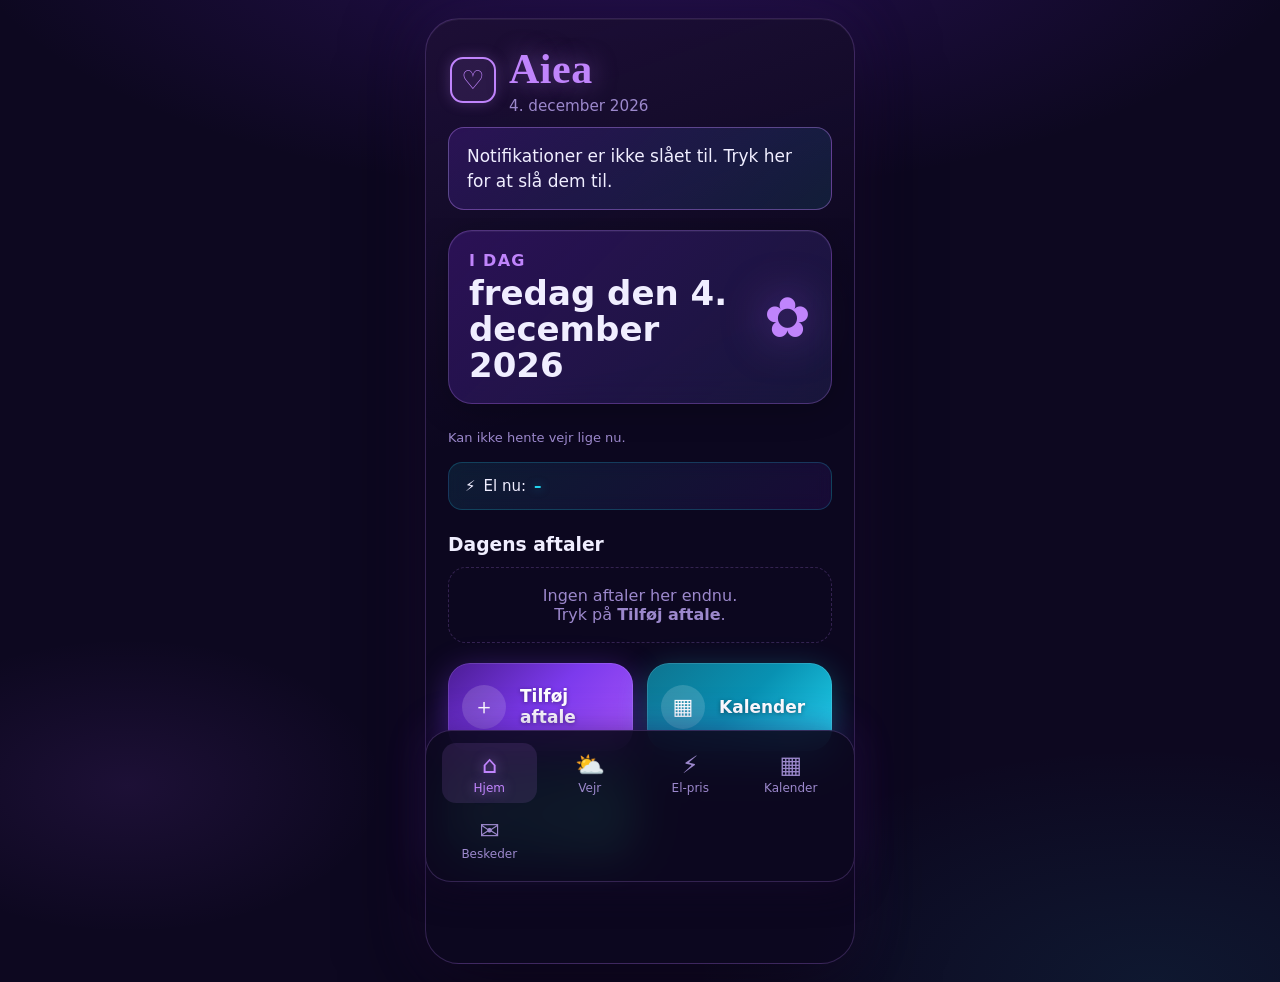
<file: index.html>
<!doctype html>
<html lang="da">
<head>
  <meta charset="utf-8" />
  <meta name="viewport" content="width=device-width, initial-scale=1, viewport-fit=cover" />
  <meta name="theme-color" content="#0a0a0f" />
  <meta name="description" content="Aiea – Alt i en App. Kalender, vejr, el-pris og beskeder." />
  <title>Aiea – Alt i en App</title>
  <link rel="manifest" href="manifest.webmanifest" />
  <link rel="icon" href="icons/icon-192.png" type="image/png" />
  <link rel="apple-touch-icon" href="icons/icon-192.png" />
  <link rel="stylesheet" href="style.css" />
</head>
<body>
  <div class="phone-shell">
    <header class="topbar">
      <div class="brand">
        <div class="brand-icon" aria-hidden="true">♡</div>
        <div>
          <h1 id="brandTitle">Aiea</h1>
          <p id="todayLine">Din dag i dag</p>
        </div>
      </div>
    </header>

    <button type="button" id="notificationBanner" class="notification-banner" hidden
      aria-label="Slå notifikationer til">
      Notifikationer er ikke slået til. Tryk her for at slå dem til.
    </button>

    <main id="app" class="app" aria-live="polite"></main>

    <nav class="bottom-nav" aria-label="Navigation">
      <button type="button" data-route="home" class="nav-btn active">⌂<span>Hjem</span></button>
      <button type="button" data-route="vejr" class="nav-btn">⛅<span>Vejr</span></button>
      <button type="button" data-route="el" class="nav-btn">⚡<span>El-pris</span></button>
      <button type="button" data-route="calendar" class="nav-btn">▦<span>Kalender</span></button>
      <button type="button" data-route="besked" class="nav-btn" id="navBesked">✉<span>Beskeder</span></button>
    </nav>
  </div>

  <template id="home-template">
    <section class="hero-card">
      <div>
        <p class="eyebrow">I dag</p>
        <h2 id="homeDate">Torsdag</h2>
      </div>
      <div class="flower" aria-hidden="true">✿</div>
    </section>

    <div id="homeWeatherMini" class="vejr-mini" role="region" aria-label="Vejr nu">
      <div class="vejr-mini-loading muted small">Henter vejr...</div>
    </div>

    <div id="homeElBadge" class="home-el-badge" hidden aria-label="El-pris nu">
      <span aria-hidden="true">⚡</span>
      <span>El nu:</span>
      <span id="homeElPrice" class="home-el-price">–</span>
      <span id="homeElRating" class="home-el-rating--normal"></span>
    </div>

    <section class="section-title-row">
      <h3>Dagens aftaler</h3>
    </section>
    <div id="todayAppointments" class="list"></div>

    <section class="quick-grid quick-grid-2col" aria-label="Hovedknapper">
      <button type="button" class="quick-card pink" data-route="add">
        <span class="quick-icon" aria-hidden="true">＋</span>
        <strong>Tilføj aftale</strong>
      </button>
      <button type="button" class="quick-card teal" data-route="calendar">
        <span class="quick-icon" aria-hidden="true">▦</span>
        <strong>Kalender</strong>
      </button>
<button type="button" class="quick-card green" data-route="vejr">
        <span class="quick-icon" aria-hidden="true">⛅</span>
        <strong>Vejr & El</strong>
      </button>
    </section>
  </template>

  <template id="add-template">
    <section class="page-header">
      <button type="button" class="back-button" data-route="home">← Tilbage</button>
      <h2>Tilføj aftale</h2>
      <p>Udfyld felterne og tryk Gem.</p>
    </section>

    <form id="appointmentForm" class="form-card" novalidate>
      <label>
        <span>Hvad skal jeg minde dig om?</span>
        <input id="titleInput" name="title" placeholder="Skriv her, hvad jeg skal minde dig om" autocomplete="off" />
      </label>

      <label>
        <span>Dato</span>
        <input id="dateInput" name="date" type="date" />
      </label>

      <label>
        <span>Klokkeslæt</span>
        <input id="timeInput" name="time" type="time" />
      </label>

      <label>
        <span>Sted / note (valgfri)</span>
        <textarea id="noteInput" name="note" placeholder="Fx adresse eller lille note"></textarea>
      </label>

      <button class="primary-button" type="submit">Gem aftale</button>
    </form>
  </template>

  <template id="edit-template">
    <section class="page-header">
      <button type="button" class="back-button" data-route="home">← Tilbage</button>
      <h2>Ret aftale</h2>
      <p>Ændr og gem igen.</p>
    </section>

    <form id="editAppointmentForm" class="form-card" novalidate>
      <label>
        <span>Hvad skal du?</span>
        <input id="editTitleInput" name="title" autocomplete="off" />
      </label>
      <label>
        <span>Dato</span>
        <input id="editDateInput" name="date" type="date" />
      </label>
      <label>
        <span>Tid</span>
        <input id="editTimeInput" name="time" type="time" />
      </label>
      <label>
        <span>Sted / note (valgfri)</span>
        <textarea id="editNoteInput" name="note"></textarea>
      </label>
      <button class="primary-button" type="submit">Gem ændringer</button>
      <button type="button" class="secondary-button" id="editCancelButton">Annuller</button>
    </form>
  </template>

  <template id="detail-template">
    <section class="page-header">
      <button type="button" class="back-button" data-route="home">← Tilbage</button>
      <h2>Aftale</h2>
    </section>

    <section class="detail-card">
      <h3 id="detailTitle" class="detail-title">Titel</h3>
      <div class="detail-row">
        <span class="detail-label">Dato</span>
        <span id="detailDate"></span>
      </div>
      <div class="detail-row">
        <span class="detail-label">Tid</span>
        <span id="detailTime"></span>
      </div>
      <div class="detail-block">
        <span class="detail-label">Sted / note</span>
        <p id="detailNote"></p>
      </div>
      <div class="detail-block">
        <span class="detail-label">Påmindelse</span>
        <p id="detailNotifyReminder"></p>
      </div>
      <div class="detail-block">
        <span class="detail-label">Husketekst</span>
        <p id="detailReminder"></p>
      </div>
      <div class="detail-actions">
        <button type="button" class="primary-button" id="detailEditButton">Ret</button>
        <button type="button" class="danger-button" id="detailDeleteButton">Slet</button>
      </div>
    </section>
  </template>

  <template id="calendar-template">
    <section class="page-header">
      <button type="button" class="back-button" data-route="home">← Tilbage</button>
      <h2>Kalender</h2>
      <p>Tryk på en dato. Prik = der er aftaler.</p>
    </section>

    <section class="calendar-card">
      <div class="calendar-head">
        <button type="button" id="prevMonth" class="icon-button" aria-label="Forrige måned">‹</button>
        <h3 id="monthTitle">Måned</h3>
        <button type="button" id="nextMonth" class="icon-button" aria-label="Næste måned">›</button>
      </div>
      <div class="weekdays" aria-hidden="true">
        <span>Man</span><span>Tir</span><span>Ons</span><span>Tor</span><span>Fre</span><span>Lør</span><span>Søn</span>
      </div>
      <div id="calendarGrid" class="calendar-grid" role="grid" aria-label="Månedskalender"></div>
    </section>

    <section>
      <h3 id="selectedDayTitle">Valgt dag</h3>
      <div id="selectedDayList" class="list"></div>
    </section>
  </template>


  <template id="settings-template">
    <section class="page-header">
      <button type="button" class="back-button" data-route="home">← Tilbage</button>
      <h2>Indstillinger</h2>
      <p>Enkle valg til Mor.</p>
    </section>

    <section class="settings-card">
      <label class="toggle-row">
        <span>Stor tekst</span>
        <input type="checkbox" id="largeTextToggle" />
      </label>

      <label class="select-row">
        <span>Tema</span>
        <select id="themeSelect">
          <option value="dark">Mørkt (standard)</option>
          <option value="light">Lyst</option>
          <option value="contrast">Kontrast</option>
        </select>
      </label>

      <button type="button" id="exportButton" class="secondary-button">Eksportér aftaler (JSON)</button>
      <button type="button" id="importButton" class="secondary-button">Importér aftaler (JSON)</button>
      <input type="file" id="importFileInput" accept="application/json,.json" hidden />

      <button type="button" id="helpLinkButton" class="secondary-button">Sådan bruger du appen</button>
      <button type="button" id="clearButton" class="danger-button">Slet alle aftaler</button>

      <p class="muted small" id="notificationStatusHint"></p>

      <p class="muted small">Data gemmes kun i denne browser på denne enhed.</p>
    </section>
  </template>

  <template id="help-template">
    <section class="page-header">
      <button type="button" class="back-button" data-route="home">← Tilbage</button>
      <h2>Sådan bruger du appen</h2>
    </section>

    <section class="help-card">
      <ol class="help-steps">
        <li><strong>Se dagen</strong> — på Hjem ser du dagens dato og aftaler.</li>
        <li><strong>Tilføj aftale</strong> — tryk Tilføj, skriv hvad, dato og tid, og Gem.</li>
        <li><strong>Kig i kalender</strong> — tryk Kalender, vælg en dag med prik, og se aftaler.</li>
        <li><strong>Påmindelse</strong> — vælg hvornår telefonen skal minde dig (Android-appen).</li>
        <li><strong>Ring til Jari</strong> — tryk Ring og den store grønne/pink knap.</li>
      </ol>
      <p class="muted small">Tryk på en aftale for at se detaljer, rette eller slette.</p>
    </section>
  </template>

  <template id="besked-template">
    <section class="page-header">
      <button type="button" class="back-button" data-route="home">← Tilbage</button>
      <h2>Beskeder fra Jari</h2>
      <p class="muted small" id="beskedStatus">Henter...</p>
    </section>
    <div id="beskedList" class="list"></div>
  </template>

  <template id="jari-send-template">
    <section class="page-header">
      <button type="button" class="back-button" data-route="home">← Tilbage</button>
      <h2>Skriv til mor</h2>
      <p>Besked popper op på mors telefon.</p>
    </section>
    <div class="form-card" id="jariPinSection">
      <label>
        <span>Jaris kode</span>
        <input id="jariPinInput" type="number" placeholder="Skriv din kode" inputmode="numeric" autocomplete="off" />
      </label>
      <button type="button" class="primary-button" id="jariPinBtn">Godkend</button>
    </div>
    <div class="form-card" id="jariSendSection" hidden>
      <label>
        <span>Besked til mor</span>
        <textarea id="jariMsgInput" placeholder="Fx: Hej mor, husk lægen i morgen kl. 10" rows="3"></textarea>
      </label>
      <button type="button" class="primary-button" id="jariSendBtn">Send besked ✉</button>
      <p id="jariSendStatus" class="muted small" style="margin-top:8px"></p>
      <hr style="margin:20px 0;border:none;border-top:1px solid #1a1a2a" />
      <p class="muted small"><strong>Kanal-navn</strong> (del dette med mors telefon én gang):</p>
      <p id="jariTopicDisplay" class="muted small" style="word-break:break-all;font-family:monospace;font-size:13px;padding:6px 0"></p>
      <button type="button" class="secondary-button" id="jariCopyTopicBtn">Kopiér kanal-navn</button>
      <button type="button" class="secondary-button" id="jariNewTopicBtn" style="margin-top:8px">Nyt kanal-navn</button>
    </div>
  </template>

  <template id="vejr-template">
    <section class="page-header">
      <h2>Vejr</h2>
      <p id="vejrUpdated" class="muted small">Henter vejr...</p>
    </section>

    <div id="vejrLocations" class="vejr-locations" aria-live="polite">
      <div class="vejr-loading-msg muted">Henter vejr for begge adresser...</div>
    </div>
  </template>

  <template id="el-template">
    <section class="page-header">
      <h2>⚡ El-priser</h2>
      <p id="elUpdated" class="muted small">Henter priser...</p>
    </section>
    <div id="elPageContent" aria-live="polite">
      <div class="vejr-loading-msg muted">Henter el-priser...</div>
    </div>
  </template>

  <script src="config/config.js?v=3"></script>
  <script src="config/sync-config.js?v=3"></script>
  <script src="js/utils.js?v=3"></script>
  <script src="js/storage.js?v=3"></script>
  <script src="js/sync.js?v=3"></script>
  <script src="js/notifications.js?v=3"></script>
  <script src="js/phone-call.js?v=3"></script>
  <script src="js/weather.js?v=3"></script>
  <script src="js/app.js?v=9"></script>
</body>
</html>
</file>
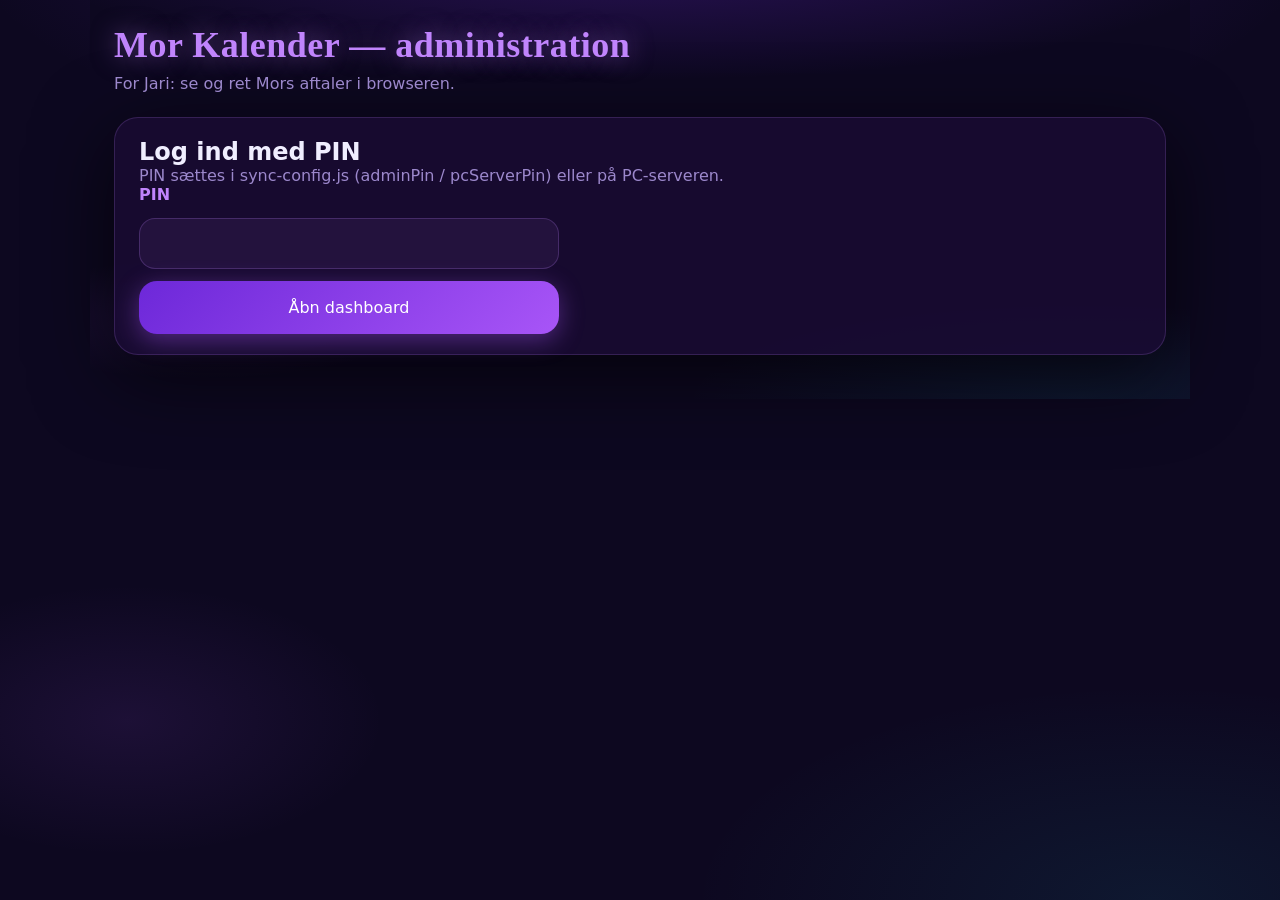
<file: admin.html>
<!doctype html>
<html lang="da">
<head>
  <meta charset="utf-8" />
  <meta name="viewport" content="width=device-width, initial-scale=1" />
  <meta name="robots" content="noindex" />
  <title>Mor Kalender — Jari admin</title>
  <link rel="stylesheet" href="style.css" />
  <link rel="stylesheet" href="admin.css" />
</head>
<body class="admin-body">
  <div class="admin-shell">
    <header class="admin-header">
      <h1>Mor Kalender — administration</h1>
      <p class="admin-sub">For Jari: se og ret Mors aftaler i browseren.</p>
    </header>

    <section id="pinGate" class="admin-card">
      <h2>Log ind med PIN</h2>
      <p class="muted">PIN sættes i sync-config.js (adminPin / pcServerPin) eller på PC-serveren.</p>
      <form id="pinForm" class="admin-pin-form">
        <label>
          <span>PIN</span>
          <input type="password" id="pinInput" inputmode="numeric" autocomplete="off" />
        </label>
        <button type="submit" class="primary-button">Åbn dashboard</button>
      </form>
      <p id="pinError" class="form-error" hidden role="alert"></p>
    </section>

    <div id="adminDashboard" hidden>
      <section class="admin-toolbar admin-card">
        <div class="admin-meta">
          <p><strong>Husstand:</strong> <span id="householdLabel">—</span></p>
          <p><strong>Sidste synk:</strong> <span id="lastSyncLabel">—</span></p>
          <p><strong>Status:</strong> <span id="syncStatusLabel">—</span></p>
        </div>
        <div class="admin-actions">
          <button type="button" id="refreshBtn" class="secondary-button">Opdater fra server</button>
          <button type="button" id="logoutBtn" class="secondary-button">Lås</button>
        </div>
      </section>

      <section class="admin-card">
        <h2>Kalenderoversigt</h2>
        <div class="admin-calendar-head">
          <button type="button" id="adminPrevMonth" class="icon-button" aria-label="Forrige måned">‹</button>
          <h3 id="adminMonthTitle">Måned</h3>
          <button type="button" id="adminNextMonth" class="icon-button" aria-label="Næste måned">›</button>
        </div>
        <div class="weekdays admin-weekdays" aria-hidden="true">
          <span>Man</span><span>Tir</span><span>Ons</span><span>Tor</span><span>Fre</span><span>Lør</span><span>Søn</span>
        </div>
        <div id="adminCalendarGrid" class="calendar-grid admin-calendar-grid" role="grid"></div>
      </section>

      <section class="admin-card">
        <div class="admin-list-head">
          <h2>Alle aftaler</h2>
          <button type="button" id="addAdminBtn" class="primary-button">Ny aftale</button>
        </div>
        <div class="admin-table-wrap">
          <table class="admin-table" id="appointmentsTable">
            <thead>
              <tr>
                <th>Dato</th>
                <th>Tid</th>
                <th>Titel</th>
                <th>Note</th>
                <th>Påmindelse</th>
                <th></th>
              </tr>
            </thead>
            <tbody id="appointmentsBody"></tbody>
          </table>
        </div>
        <p id="emptyAdmin" class="muted" hidden>Ingen aftaler endnu.</p>
      </section>
    </div>

    <dialog id="editDialog" class="admin-dialog">
      <form id="adminEditForm" method="dialog">
        <h3 id="dialogTitle">Aftale</h3>
        <input type="hidden" id="adminEditId" />
        <label>
          <span>Titel</span>
          <input id="adminTitle" required />
        </label>
        <label>
          <span>Dato</span>
          <input id="adminDate" type="date" required />
        </label>
        <label>
          <span>Tid</span>
          <input id="adminTime" type="time" required />
        </label>
        <label>
          <span>Note</span>
          <textarea id="adminNote"></textarea>
        </label>
        <label>
          <span>Påmindelse</span>
          <input id="adminReminder" />
        </label>
        <div class="admin-dialog-actions">
          <button type="submit" class="primary-button">Gem</button>
          <button type="button" id="dialogCancel" class="secondary-button">Annuller</button>
        </div>
      </form>
    </dialog>
  </div>

  <script src="config/config.js"></script>
  <script src="config/sync-config.js"></script>
  <script src="js/utils.js"></script>
  <script src="js/storage.js"></script>
  <script src="js/sync.js"></script>
  <script src="js/admin.js"></script>
</body>
</html>
</file>
<file: style.css>
:root {
  --bg:      #0d0820;
  --panel:   rgba(26, 12, 52, 0.82);
  --glass:   rgba(120, 60, 220, 0.10);
  --text:    #f0eeff;
  --muted:   #9c88cc;
  --pink:    #c084fc;
  --pink2:   #7c3aed;
  --purple:  #6d28d9;
  --blue:    #3b82f6;
  --teal:    #22d3ee;
  --success: #34d399;
  --danger:  #f43f5e;
  --line:    rgba(192, 132, 252, 0.18);
  --glow:    rgba(168, 85, 247, 0.35);
  --shadow:  0 20px 80px rgba(0,0,0,0.65);
  --radius:  24px;
  --font:    system-ui, -apple-system, BlinkMacSystemFont, "Segoe UI", sans-serif;
  --touch-min: 48px;
}

html[data-theme="light"] {
  --bg:    #ede9f8;
  --panel: rgba(255, 255, 255, 0.92);
  --glass: rgba(124, 58, 237, 0.06);
  --text:  #1a0a30;
  --muted: #6b5a8a;
  --pink:  #7c3aed;
  --pink2: #5b21b6;
  --purple:#5b21b6;
  --blue:  #2563eb;
  --teal:  #0891b2;
  --line:  rgba(124, 58, 237, 0.18);
  --shadow:0 12px 40px rgba(80,40,160,0.14);
}

html[data-theme="light"] body {
  background:
    radial-gradient(circle at 20% 0%, rgba(124, 58, 237, 0.12), transparent 30%),
    radial-gradient(circle at 85% 90%, rgba(34, 211, 238, 0.08), transparent 30%),
    var(--bg);
}

html[data-theme="contrast"] {
  --bg:    #000;
  --panel: #100820;
  --text:  #fff;
  --muted: #ddccff;
  --pink:  #d8b4fe;
  --pink2: #7c3aed;
  --teal:  #22d3ee;
  --blue:  #d8b4fe;
  --success:#34d399;
  --line:  #c084fc;
}

* { box-sizing: border-box; }

html, body {
  margin: 0;
  min-height: 100%;
  background:
    radial-gradient(ellipse 90% 50% at 50% -10%, rgba(109, 40, 217, 0.28), transparent 60%),
    radial-gradient(ellipse 60% 40% at 90% 100%, rgba(34, 211, 238, 0.08), transparent 60%),
    radial-gradient(ellipse 40% 30% at 10% 80%, rgba(168, 85, 247, 0.10), transparent 50%),
    var(--bg);
  color: var(--text);
  font-family: var(--font);
}

body {
  display: grid;
  place-items: center;
  padding: 18px;
}

html.large-text { font-size: 18px; }
html.large-text h1 { font-size: clamp(34px, 9vw, 48px); }
html.large-text .hero-card h2,
html.large-text .page-header h2 { font-size: 40px; }
html.large-text .appointment-title { font-size: 24px; }
html.large-text .quick-card strong { font-size: 28px; }
html.large-text .nav-btn { font-size: 28px; min-height: var(--touch-min); }

button, input, textarea, a, select { font: inherit; }
button { cursor: pointer; min-height: var(--touch-min); }

.phone-shell {
  width: min(430px, 100%);
  min-height: min(880px, calc(100vh - 36px));
  border: 1px solid rgba(192, 132, 252, 0.22);
  border-radius: 34px;
  overflow: hidden;
  background:
    linear-gradient(160deg, rgba(168, 85, 247, 0.10) 0%, transparent 40%),
    rgba(13, 8, 32, 0.95);
  box-shadow:
    var(--shadow),
    0 0 60px rgba(109, 40, 217, 0.20),
    inset 0 1px 0 rgba(255,255,255,0.06);
  display: flex;
  flex-direction: column;
}

html[data-theme="light"] .phone-shell {
  background: #faf8ff;
  border-color: rgba(124,58,237,0.15);
}

.topbar {
  padding: 26px 24px 12px;
  display: flex;
  align-items: center;
  justify-content: space-between;
}

.brand { display: flex; gap: 13px; align-items: center; min-width: 0; }
.brand > div:last-child { min-width: 0; }

.brand-icon {
  width: 46px;
  height: 46px;
  border: 2px solid var(--pink);
  border-radius: 13px;
  color: var(--pink);
  display: grid;
  place-items: center;
  font-size: 26px;
  flex-shrink: 0;
  background: rgba(192, 132, 252, 0.10);
  box-shadow: 0 0 14px rgba(192, 132, 252, 0.25);
}

h1, h2, h3, p { margin: 0; }

h1 {
  font-size: clamp(30px, 8vw, 42px);
  letter-spacing: .5px;
  color: var(--pink);
  font-family: Georgia, "Times New Roman", serif;
  overflow-wrap: anywhere;
  text-shadow: 0 0 24px rgba(192, 132, 252, 0.5);
}

#todayLine { color: var(--muted); margin-top: 4px; font-size: 0.95em; }

.icon-button {
  background: rgba(192, 132, 252, 0.10);
  color: var(--pink);
  border: 1px solid var(--line);
  border-radius: 50%;
  width: var(--touch-min);
  height: var(--touch-min);
  font-size: 24px;
  flex-shrink: 0;
}

.notification-banner {
  display: block;
  width: calc(100% - 44px);
  margin: 0 22px 8px;
  padding: 16px 18px;
  border: 1px solid rgba(192, 132, 252, 0.4);
  border-radius: 16px;
  background: linear-gradient(135deg, rgba(109, 40, 217, 0.22), rgba(34, 211, 238, 0.10));
  color: var(--text);
  font-size: 17px;
  line-height: 1.45;
  text-align: left;
  cursor: pointer;
  min-height: var(--touch-min);
}

.notification-banner:focus-visible { outline: 3px solid var(--pink); outline-offset: 2px; }
.notification-banner[hidden] { display: none; }

.app {
  flex: 1;
  overflow: auto;
  padding: 12px 22px 110px;
  -webkit-overflow-scrolling: touch;
}

.hero-card,
.form-card,
.calendar-card,
.contact-card,
.settings-card,
.detail-card,
.help-card {
  background: var(--panel);
  border: 1px solid var(--line);
  border-radius: var(--radius);
  padding: 20px;
  backdrop-filter: blur(16px);
  box-shadow: 0 4px 32px rgba(0,0,0,0.25), inset 0 1px 0 rgba(255,255,255,0.05);
}

.hero-card {
  display: flex;
  justify-content: space-between;
  align-items: center;
  background:
    linear-gradient(135deg, rgba(109, 40, 217, 0.22), rgba(34, 211, 238, 0.06)),
    var(--panel);
  border-color: rgba(192, 132, 252, 0.28);
}

.eyebrow {
  color: var(--pink);
  font-weight: 800;
  letter-spacing: .08em;
  text-transform: uppercase;
  margin-bottom: 6px;
}

.hero-card h2,
.page-header h2 {
  font-size: 34px;
  line-height: 1.05;
  overflow-wrap: anywhere;
}

.flower {
  color: var(--pink);
  font-size: 56px;
  filter: drop-shadow(0 0 22px rgba(168, 85, 247, 0.55));
  flex-shrink: 0;
}

.muted { color: var(--muted); }
.small { font-size: 13px; line-height: 1.5; overflow-wrap: anywhere; }

.section-title-row {
  margin: 24px 0 12px;
  display: flex;
  justify-content: space-between;
  gap: 12px;
  align-items: center;
}

.text-button,
.back-button {
  color: var(--pink);
  background: transparent;
  border: 0;
  padding: 12px 0;
  min-height: var(--touch-min);
}

.list { display: grid; gap: 12px; }

.appointment-card {
  display: grid;
  grid-template-columns: 62px 1fr auto;
  gap: 14px;
  align-items: center;
  border-radius: 18px;
  padding: 14px;
  background: linear-gradient(135deg, rgba(109, 40, 217, 0.20), rgba(192, 132, 252, 0.07));
  border: 1px solid rgba(192, 132, 252, 0.22);
  backdrop-filter: blur(10px);
}

.appointment-card.clickable {
  grid-template-columns: 62px 1fr;
  cursor: pointer;
}

.appointment-card.clickable:focus-visible { outline: 3px solid var(--pink); outline-offset: 2px; }

.appointment-card.blue {
  background: linear-gradient(135deg, rgba(59, 130, 246, 0.18), rgba(13, 8, 32, 0.88));
  border-color: rgba(59, 130, 246, 0.28);
}

.appointment-card.teal {
  background: linear-gradient(135deg, rgba(34, 211, 238, 0.14), rgba(13, 8, 32, 0.88));
  border-color: rgba(34, 211, 238, 0.25);
}

.time-badge {
  width: 56px;
  height: 56px;
  border-radius: 50%;
  background: rgba(192, 132, 252, 0.15);
  border: 1px solid rgba(192, 132, 252, 0.25);
  display: grid;
  place-items: center;
  color: var(--pink);
  font-weight: 800;
  font-size: 13px;
}

.appointment-title { font-size: 20px; font-weight: 800; overflow-wrap: anywhere; }
.appointment-note { color: var(--muted); margin-top: 4px; font-size: 14px; overflow-wrap: anywhere; }

.delete-mini {
  color: #fca5a5;
  background: rgba(244, 63, 94, 0.10);
  border: 1px solid rgba(244, 63, 94, 0.30);
  width: var(--touch-min);
  height: var(--touch-min);
  border-radius: 14px;
}

.empty {
  color: var(--muted);
  border: 1px dashed rgba(192, 132, 252, 0.22);
  padding: 18px;
  border-radius: 18px;
  text-align: center;
}

.quick-grid { margin-top: 20px; display: grid; gap: 14px; }

.quick-card {
  color: white;
  border: 0;
  border-radius: 22px;
  min-height: 104px;
  display: grid;
  grid-template-columns: 70px 1fr;
  gap: 12px;
  align-items: center;
  padding: 20px;
  text-align: left;
  position: relative;
  overflow: hidden;
}

.quick-card::after {
  content: "";
  position: absolute;
  inset: 0;
  border-radius: 22px;
  border: 1px solid rgba(255,255,255,0.12);
  pointer-events: none;
}

.quick-card strong { font-size: 24px; text-shadow: 0 1px 4px rgba(0,0,0,0.4); }

.quick-icon {
  width: 58px;
  height: 58px;
  border-radius: 50%;
  background: rgba(255,255,255,.15);
  display: grid;
  place-items: center;
  font-size: 34px;
}

.pink   { background: linear-gradient(135deg, #4c1d95, #7c3aed, #a855f7); box-shadow: 0 8px 32px rgba(124,58,237,0.45); }
.teal   { background: linear-gradient(135deg, #0e7490, #0891b2, #22d3ee); box-shadow: 0 8px 32px rgba(34,211,238,0.30); }
.blue   { background: linear-gradient(135deg, #1e3a8a, #2563eb, #60a5fa); box-shadow: 0 8px 32px rgba(59,130,246,0.35); }
.green  { background: linear-gradient(135deg, #065f46, #059669, #34d399); box-shadow: 0 8px 32px rgba(52,211,153,0.30); }

.page-header { margin-bottom: 18px; }
.page-header h2 { margin-top: 10px; }
.page-header p { margin-top: 6px; color: var(--muted); }

.form-card { display: grid; gap: 14px; }

.form-error {
  color: #fca5a5;
  background: rgba(244, 63, 94, 0.15);
  border: 1px solid rgba(244, 63, 94, 0.40);
  border-radius: 14px;
  padding: 12px 14px;
  font-weight: 700;
  margin: 0;
}

.form-error[hidden] { display: none; }

label span {
  display: block;
  color: var(--pink);
  font-weight: 700;
  margin-bottom: 8px;
}

input,
textarea,
select {
  width: 100%;
  background: rgba(192, 132, 252, 0.07);
  border: 1px solid rgba(192, 132, 252, 0.22);
  border-radius: 16px;
  color: var(--text);
  padding: 15px;
  outline: none;
  min-height: var(--touch-min);
  transition: border-color 0.2s, box-shadow 0.2s;
}

input:focus, textarea:focus, select:focus {
  border-color: var(--pink);
  box-shadow: 0 0 0 3px rgba(192, 132, 252, 0.15);
}

html[data-theme="light"] input,
html[data-theme="light"] textarea,
html[data-theme="light"] select { background: rgba(0,0,0,.04); }

textarea { min-height: 92px; resize: vertical; }

.primary-button,
.secondary-button,
.danger-button,
.call-button {
  width: 100%;
  border: 0;
  border-radius: 18px;
  padding: 17px;
  color: white;
  font-weight: 800;
  text-align: center;
  text-decoration: none;
  display: block;
}

.primary-button,
.call-button {
  background: linear-gradient(135deg, #6d28d9, #a855f7);
  box-shadow: 0 6px 24px rgba(168, 85, 247, 0.40);
  cursor: pointer;
  font: inherit;
  transition: box-shadow 0.2s, transform 0.1s;
}

.primary-button:active, .call-button:active {
  transform: scale(0.98);
  box-shadow: 0 2px 12px rgba(168, 85, 247, 0.30);
}

.call-button.disabled, .call-button:disabled { opacity: 0.75; cursor: not-allowed; }

.secondary-button {
  background: linear-gradient(135deg, #1e3a5f, #0891b2);
  box-shadow: 0 4px 16px rgba(8, 145, 178, 0.25);
  margin-bottom: 12px;
}

.danger-button {
  background: transparent;
  border: 1px solid rgba(244, 63, 94, 0.40);
  color: #fca5a5;
}

.toggle-row,
.select-row {
  display: flex;
  justify-content: space-between;
  align-items: center;
  gap: 16px;
  padding: 8px 0;
}

.toggle-row input { width: auto; min-height: auto; transform: scale(1.3); }
.select-row select { max-width: 58%; }

.detail-card { display: grid; gap: 16px; }
.detail-title { font-size: 28px; color: var(--pink); overflow-wrap: anywhere; }
.detail-row, .detail-block { display: grid; gap: 6px; }

.detail-label {
  color: var(--pink);
  font-weight: 800;
  font-size: 13px;
  text-transform: uppercase;
  letter-spacing: .06em;
}

.detail-actions { display: grid; gap: 12px; margin-top: 8px; }

.help-steps {
  margin: 0;
  padding-left: 1.25rem;
  display: grid;
  gap: 16px;
  line-height: 1.5;
}

.help-steps li { padding-left: 4px; }

.calendar-head {
  display: flex;
  align-items: center;
  justify-content: space-between;
}

.weekdays,
.calendar-grid {
  display: grid;
  grid-template-columns: repeat(7, 1fr);
}

.weekdays {
  color: var(--pink);
  margin: 18px 0 6px;
  text-align: center;
  font-weight: 800;
  font-size: 13px;
}

.day-cell {
  min-height: 52px;
  border: 1px solid rgba(192, 132, 252, 0.10);
  background: rgba(192, 132, 252, 0.04);
  color: var(--text);
  border-radius: 12px;
  margin: 2px;
  position: relative;
  font-weight: 700;
}

.day-cell.dim { opacity: .28; }

.day-cell.today {
  outline: 2px solid var(--pink);
  box-shadow: 0 0 10px rgba(192, 132, 252, 0.25);
}

.day-cell.selected {
  background: linear-gradient(135deg, #6d28d9, #a855f7);
  box-shadow: 0 0 0 2px var(--pink), 0 4px 16px rgba(168, 85, 247, 0.40);
  font-weight: 900;
}

.day-cell.has-appointment .dot {
  width: 8px;
  height: 8px;
  background: var(--success);
  border-radius: 999px;
  position: absolute;
  bottom: 6px;
  left: calc(50% - 4px);
  box-shadow: 0 0 6px rgba(52, 211, 153, 0.7);
}

#selectedDayTitle { margin: 20px 0 12px; }

.contact-card { text-align: center; display: grid; gap: 14px; }

.avatar {
  margin: 0 auto;
  width: 116px;
  height: 116px;
  border-radius: 50%;
  background: linear-gradient(135deg, rgba(109, 40, 217, 0.35), rgba(34, 211, 238, 0.18));
  border: 2px solid rgba(192, 132, 252, 0.35);
  display: grid;
  place-items: center;
  font-size: 64px;
  color: var(--pink);
  box-shadow: 0 0 28px rgba(168, 85, 247, 0.30);
}

.settings-card { display: grid; gap: 12px; }

.bottom-nav {
  position: fixed;
  left: 50%;
  transform: translateX(-50%);
  bottom: 18px;
  width: min(430px, calc(100% - 36px));
  padding: 12px 16px;
  background: rgba(13, 8, 32, 0.90);
  border: 1px solid rgba(192, 132, 252, 0.22);
  border-radius: 26px;
  display: grid;
  grid-template-columns: repeat(4, 1fr);
  gap: 6px;
  backdrop-filter: blur(20px);
  box-shadow: 0 -4px 40px rgba(109, 40, 217, 0.20), 0 8px 32px rgba(0,0,0,0.50);
  z-index: 10;
}

html[data-theme="light"] .bottom-nav {
  background: rgba(255,255,255,.92);
  border-color: rgba(124,58,237,0.15);
}

.nav-btn {
  background: transparent;
  color: var(--muted);
  border: 0;
  display: grid;
  gap: 2px;
  place-items: center;
  font-size: 24px;
  padding: 8px 4px;
  border-radius: 14px;
  transition: color 0.2s, background 0.2s;
}

.nav-btn span { font-size: 12px; }

.nav-btn.active {
  color: var(--pink);
  background: rgba(192, 132, 252, 0.12);
  text-shadow: 0 0 12px rgba(192, 132, 252, 0.60);
}

.nav-add { color: #fff; }

/* ============================================================
   VEJR & EL-PRIS
   ============================================================ */

.quick-grid-2col { grid-template-columns: 1fr 1fr; }
.quick-grid-2col .quick-card { min-height: 88px; grid-template-columns: 50px 1fr; padding: 14px; gap: 8px; }
.quick-grid-2col .quick-icon { width: 44px; height: 44px; font-size: 22px; }
.quick-grid-2col .quick-card strong { font-size: 17px; line-height: 1.2; }

.vejr-mini {
  display: grid;
  grid-template-columns: 1fr 1fr;
  gap: 10px;
  margin: 14px 0 4px;
}

.vejr-mini-card {
  background: var(--panel);
  border: 1px solid var(--line);
  border-radius: 18px;
  padding: 14px;
  display: flex;
  align-items: center;
  gap: 10px;
  cursor: pointer;
  min-height: var(--touch-min);
  backdrop-filter: blur(12px);
}

.vejr-mini-card:focus-visible { outline: 3px solid var(--pink); outline-offset: 2px; }

.vejr-mini-icon { font-size: 28px; flex-shrink: 0; }
.vejr-mini-temp { font-size: 22px; font-weight: 800; line-height: 1; }
.vejr-mini-name { font-size: 12px; color: var(--pink); font-weight: 700; margin-top: 2px; overflow: hidden; white-space: nowrap; text-overflow: ellipsis; }
.vejr-mini-desc { font-size: 11px; color: var(--muted); overflow: hidden; white-space: nowrap; text-overflow: ellipsis; }
.vejr-mini-loading, .vejr-mini-error { grid-column: 1 / -1; padding: 10px 0; font-size: 13px; color: var(--muted); }

.home-el-badge {
  display: flex;
  align-items: center;
  gap: 8px;
  background: linear-gradient(135deg, rgba(34, 211, 238, 0.10), rgba(109, 40, 217, 0.12));
  border: 1px solid rgba(34, 211, 238, 0.22);
  border-radius: 14px;
  padding: 11px 16px;
  font-size: 15px;
  cursor: pointer;
  min-height: var(--touch-min);
  margin-bottom: 6px;
  flex-wrap: wrap;
  backdrop-filter: blur(8px);
}

.home-el-badge:focus-visible { outline: 3px solid var(--pink); outline-offset: 2px; }
.home-el-price { font-weight: 800; color: var(--teal); text-shadow: 0 0 10px rgba(34,211,238,0.50); }
.home-el-rating--billig { color: var(--success); font-weight: 700; }
.home-el-rating--normal { color: var(--muted); }
.home-el-rating--dyr    { color: var(--danger); font-weight: 700; }

.vejr-locations { display: grid; gap: 14px; margin-bottom: 20px; }

.vejr-location-card {
  background: var(--panel);
  border: 1px solid var(--line);
  border-radius: var(--radius);
  padding: 20px;
  display: grid;
  gap: 10px;
  backdrop-filter: blur(14px);
  box-shadow: 0 4px 24px rgba(0,0,0,0.20), inset 0 1px 0 rgba(255,255,255,0.04);
}

.vejr-card-header { display: flex; align-items: center; gap: 14px; }
.vejr-big-icon { font-size: 48px; line-height: 1; flex-shrink: 0; filter: drop-shadow(0 0 12px rgba(255,220,100,0.40)); }
.vejr-card-header-text { min-width: 0; }
.vejr-location-name { font-size: 20px; font-weight: 800; color: var(--pink); overflow-wrap: anywhere; }
.vejr-location-addr { font-size: 12px; color: var(--muted); overflow-wrap: anywhere; }
.vejr-temp-row { display: flex; align-items: baseline; gap: 12px; }
.vejr-big-temp { font-size: 42px; font-weight: 800; line-height: 1; }
.vejr-feels { align-self: flex-end; }
.vejr-desc { font-size: 18px; font-weight: 700; }

.vejr-day-row {
  display: flex;
  gap: 10px;
  font-size: 14px;
  line-height: 1.5;
  border-top: 1px solid var(--line);
  padding-top: 8px;
}

.vejr-day-label { color: var(--pink); font-weight: 700; flex-shrink: 0; min-width: 68px; }
.vejr-loading-msg { text-align: center; padding: 20px 0; font-size: 15px; }

.vejr-error {
  background: rgba(244, 63, 94, 0.10);
  border: 1px solid rgba(244, 63, 94, 0.30);
  border-radius: 16px;
  padding: 16px;
  color: #fca5a5;
  font-size: 15px;
  line-height: 1.5;
}

.vejr-el-section { margin-bottom: 20px; }
.vejr-el-content { display: grid; gap: 0; }

.vejr-el-card {
  background: linear-gradient(135deg, rgba(34, 211, 238, 0.08), rgba(109, 40, 217, 0.14));
  border: 1px solid rgba(34, 211, 238, 0.20);
  border-radius: var(--radius);
  padding: 20px;
  display: grid;
  gap: 12px;
  backdrop-filter: blur(14px);
}

.vejr-el-price-row { display: flex; align-items: baseline; gap: 8px; }

.vejr-el-price {
  font-size: 48px;
  font-weight: 800;
  color: var(--teal);
  line-height: 1;
  text-shadow: 0 0 20px rgba(34, 211, 238, 0.55);
}

.vejr-el-unit { font-size: 16px; color: var(--muted); }

.vejr-el-badge {
  display: inline-block;
  padding: 6px 16px;
  border-radius: 20px;
  font-weight: 700;
  font-size: 15px;
  align-self: start;
}

.vejr-el-badge--billig { background: rgba(52, 211, 153, 0.14); color: var(--success); border: 1px solid rgba(52, 211, 153, 0.30); }
.vejr-el-badge--normal { background: rgba(34, 211, 238, 0.10); color: var(--teal);    border: 1px solid rgba(34, 211, 238, 0.25); }
.vejr-el-badge--dyr    { background: rgba(244, 63, 94, 0.12);  color: var(--danger);  border: 1px solid rgba(244, 63, 94, 0.30);  }

.vejr-el-stats { display: grid; gap: 4px; font-size: 13px; color: var(--muted); line-height: 1.6; }
.vejr-el-chart-label { font-size: 12px; color: var(--muted); }

.el-bar-chart {
  display: flex;
  align-items: flex-end;
  height: 56px;
  gap: 2px;
  border-bottom: 1px solid var(--line);
  padding-bottom: 4px;
}

.el-bar {
  flex: 1;
  background: rgba(34, 211, 238, 0.20);
  border-radius: 2px 2px 0 0;
  min-height: 4px;
  transition: background 0.2s;
}

.el-bar.current   { background: var(--pink); box-shadow: 0 0 8px rgba(192, 132, 252, 0.60); }
.el-bar.cheap     { background: rgba(52, 211, 153, 0.55); }
.el-bar.expensive { background: rgba(244, 63, 94, 0.55); }

/* ============================================================
   EL-PRIS FULL PAGE
   ============================================================ */

.el-hero-card {
  background: linear-gradient(135deg, rgba(34,211,238,0.10), rgba(109,40,217,0.18));
  border: 1px solid rgba(34,211,238,0.28);
  border-radius: var(--radius);
  padding: 22px;
  display: grid;
  gap: 14px;
  backdrop-filter: blur(14px);
  box-shadow: 0 4px 32px rgba(34,211,238,0.08), inset 0 1px 0 rgba(255,255,255,0.05);
}

.el-hero-price-row {
  display: flex;
  align-items: center;
  gap: 14px;
}

.el-hero-icon {
  font-size: 44px;
  filter: drop-shadow(0 0 16px rgba(34,211,238,0.75));
  flex-shrink: 0;
}

.el-hero-price {
  font-size: 68px;
  font-weight: 900;
  color: var(--teal);
  line-height: 1;
  text-shadow: 0 0 28px rgba(34,211,238,0.65);
}

.el-hero-unit {
  display: flex;
  flex-direction: column;
  gap: 2px;
  color: var(--muted);
  font-size: 14px;
  line-height: 1.4;
  align-self: flex-end;
  padding-bottom: 10px;
}

.el-hero-stats {
  display: grid;
  grid-template-columns: repeat(3, 1fr);
  gap: 8px;
}

.el-stat-box {
  background: rgba(255,255,255,0.05);
  border: 1px solid rgba(255,255,255,0.07);
  border-radius: 12px;
  padding: 10px 8px;
  text-align: center;
}

.el-stat-label {
  font-size: 11px;
  color: var(--muted);
  text-transform: uppercase;
  letter-spacing: 0.05em;
  margin-bottom: 4px;
}

.el-stat-value { font-size: 18px; font-weight: 800; }
.el-color-cheap { color: var(--success); }
.el-color-dyr   { color: var(--danger); }

.el-chart-section { margin: 4px 0; }

.el-chart-title {
  font-size: 13px;
  color: var(--muted);
  font-weight: 700;
  text-transform: uppercase;
  letter-spacing: 0.06em;
  margin-bottom: 8px;
}

.el-chart-full-wrap {
  background: var(--panel);
  border: 1px solid var(--line);
  border-radius: 18px;
  padding: 16px 12px 10px;
  backdrop-filter: blur(10px);
}

.el-chart-bars-row {
  display: flex;
  align-items: flex-end;
  height: 88px;
  gap: 2px;
  border-bottom: 1px solid var(--line);
  padding-bottom: 4px;
}

.el-bar-col { flex: 1; display: flex; align-items: flex-end; height: 100%; }

.el-bar-full {
  width: 100%;
  border-radius: 3px 3px 0 0;
  background: rgba(192,132,252,0.28);
  min-height: 5px;
  transition: background 0.2s;
}

.el-bar-full.cheap     { background: rgba(52,211,153,0.65); }
.el-bar-full.expensive { background: rgba(244,63,94,0.65); }
.el-bar-full.current   {
  background: var(--teal);
  box-shadow: 0 0 10px rgba(34,211,238,0.75);
}

.el-chart-labels-row { display: flex; margin-top: 5px; }
.el-chart-hour-lbl { flex: 1; font-size: 10px; color: var(--muted); text-align: center; }

.el-chart-legend {
  display: flex;
  gap: 10px;
  align-items: center;
  margin-top: 10px;
  flex-wrap: wrap;
  font-size: 12px;
  color: var(--muted);
}

.el-legend-dot {
  display: inline-block;
  width: 9px;
  height: 9px;
  border-radius: 50%;
  flex-shrink: 0;
}

.el-legend-dot.cheap     { background: rgba(52,211,153,0.80); }
.el-legend-dot.normal    { background: rgba(192,132,252,0.55); }
.el-legend-dot.expensive { background: rgba(244,63,94,0.75); }
.el-legend-dot.current   { background: var(--teal); box-shadow: 0 0 6px rgba(34,211,238,0.7); }

.el-section { margin: 16px 0 4px; }

.el-windows-list { display: grid; gap: 10px; }

.el-window-card {
  display: flex;
  justify-content: space-between;
  align-items: center;
  background: var(--panel);
  border: 1px solid var(--line);
  border-radius: 16px;
  padding: 14px 16px;
  backdrop-filter: blur(10px);
}

.el-window-card.el-window-now {
  border-color: rgba(52,211,153,0.55);
  background: linear-gradient(135deg, rgba(52,211,153,0.10), var(--panel));
  box-shadow: 0 0 16px rgba(52,211,153,0.12);
}

.el-window-card.el-window-past { opacity: 0.42; }

.el-window-time { font-size: 16px; font-weight: 700; margin-bottom: 3px; }

.el-window-price-big {
  font-size: 22px;
  font-weight: 900;
  color: var(--success);
  white-space: nowrap;
}

.el-next-cheap {
  display: flex;
  align-items: center;
  gap: 14px;
  background: linear-gradient(135deg, rgba(192,132,252,0.08), rgba(109,40,217,0.06));
  border: 1px solid var(--line);
  border-radius: 16px;
  padding: 14px 16px;
  margin: 4px 0 16px;
  backdrop-filter: blur(8px);
}

.el-next-icon { font-size: 30px; flex-shrink: 0; }
.el-next-title { font-weight: 700; margin-bottom: 3px; }

.el-tomorrow-section {
  border-top: 1px solid var(--line);
  padding-top: 4px;
  margin-top: 8px;
}

.el-spot-hint {
  padding: 8px 12px;
  background: rgba(52, 211, 153, 0.08);
  border: 1px solid rgba(52, 211, 153, 0.20);
  border-radius: 10px;
  font-size: 13px;
}

/* ============================================================ */

@media (max-width: 480px) {
  body { padding: 0; }
  .phone-shell {
    width: 100%;
    min-height: 100vh;
    border-radius: 0;
    border: 0;
  }
  .bottom-nav {
    width: 100%;
    bottom: 0;
    border-radius: 24px 24px 0 0;
    padding-bottom: max(12px, env(safe-area-inset-bottom));
  }
  .app { padding-bottom: calc(110px + env(safe-area-inset-bottom)); }
  .day-cell { min-height: 44px; font-size: 14px; }
}
</file>
<file: admin.css>
.admin-body {
  display: block;
  padding: 24px;
  max-width: 1100px;
  margin: 0 auto;
}

.admin-shell {
  width: 100%;
}

.admin-header h1 {
  margin: 0 0 8px;
  font-size: clamp(28px, 4vw, 36px);
}

.admin-sub {
  color: var(--muted);
  margin: 0 0 24px;
}

.admin-card {
  background: var(--panel);
  border: 1px solid var(--line);
  border-radius: var(--radius);
  padding: 20px 24px;
  margin-bottom: 20px;
  box-shadow: var(--shadow);
}

.admin-toolbar {
  display: flex;
  flex-wrap: wrap;
  gap: 16px;
  justify-content: space-between;
  align-items: flex-start;
}

.admin-meta p {
  margin: 4px 0;
}

.admin-actions {
  display: flex;
  gap: 10px;
  flex-wrap: wrap;
}

.admin-pin-form {
  display: flex;
  flex-wrap: wrap;
  gap: 12px;
  align-items: flex-end;
  max-width: 420px;
}

.admin-pin-form label {
  flex: 1 1 200px;
  display: flex;
  flex-direction: column;
  gap: 6px;
}

.admin-calendar-head {
  display: flex;
  align-items: center;
  justify-content: space-between;
  margin-bottom: 12px;
}

.admin-weekdays {
  display: grid;
  grid-template-columns: repeat(7, 1fr);
  text-align: center;
  font-size: 12px;
  color: var(--muted);
  margin-bottom: 8px;
}

.admin-calendar-grid {
  max-width: 480px;
}

.admin-list-head {
  display: flex;
  justify-content: space-between;
  align-items: center;
  gap: 12px;
  flex-wrap: wrap;
  margin-bottom: 16px;
}

.admin-table-wrap {
  overflow-x: auto;
}

.admin-table {
  width: 100%;
  border-collapse: collapse;
  font-size: 15px;
}

.admin-table th,
.admin-table td {
  text-align: left;
  padding: 10px 12px;
  border-bottom: 1px solid var(--line);
  vertical-align: top;
}

.admin-table th {
  color: var(--muted);
  font-weight: 600;
}

.admin-table .row-actions {
  white-space: nowrap;
}

.admin-table button {
  margin-right: 6px;
  padding: 6px 10px;
  font-size: 13px;
  border-radius: 8px;
  border: 1px solid var(--line);
  background: transparent;
  color: var(--text);
  cursor: pointer;
}

.admin-table button:hover {
  border-color: var(--pink);
}

.admin-dialog {
  border: 1px solid var(--line);
  border-radius: var(--radius);
  padding: 24px;
  background: var(--panel);
  color: var(--text);
  max-width: 480px;
  width: calc(100% - 32px);
}

.admin-dialog form {
  display: flex;
  flex-direction: column;
  gap: 12px;
}

.admin-dialog label {
  display: flex;
  flex-direction: column;
  gap: 6px;
}

.admin-dialog-actions {
  display: flex;
  gap: 10px;
  margin-top: 8px;
}

.admin-dialog::backdrop {
  background: rgba(0, 0, 0, 0.6);
}

@media (max-width: 640px) {
  .admin-body {
    padding: 12px;
  }
}
</file>
